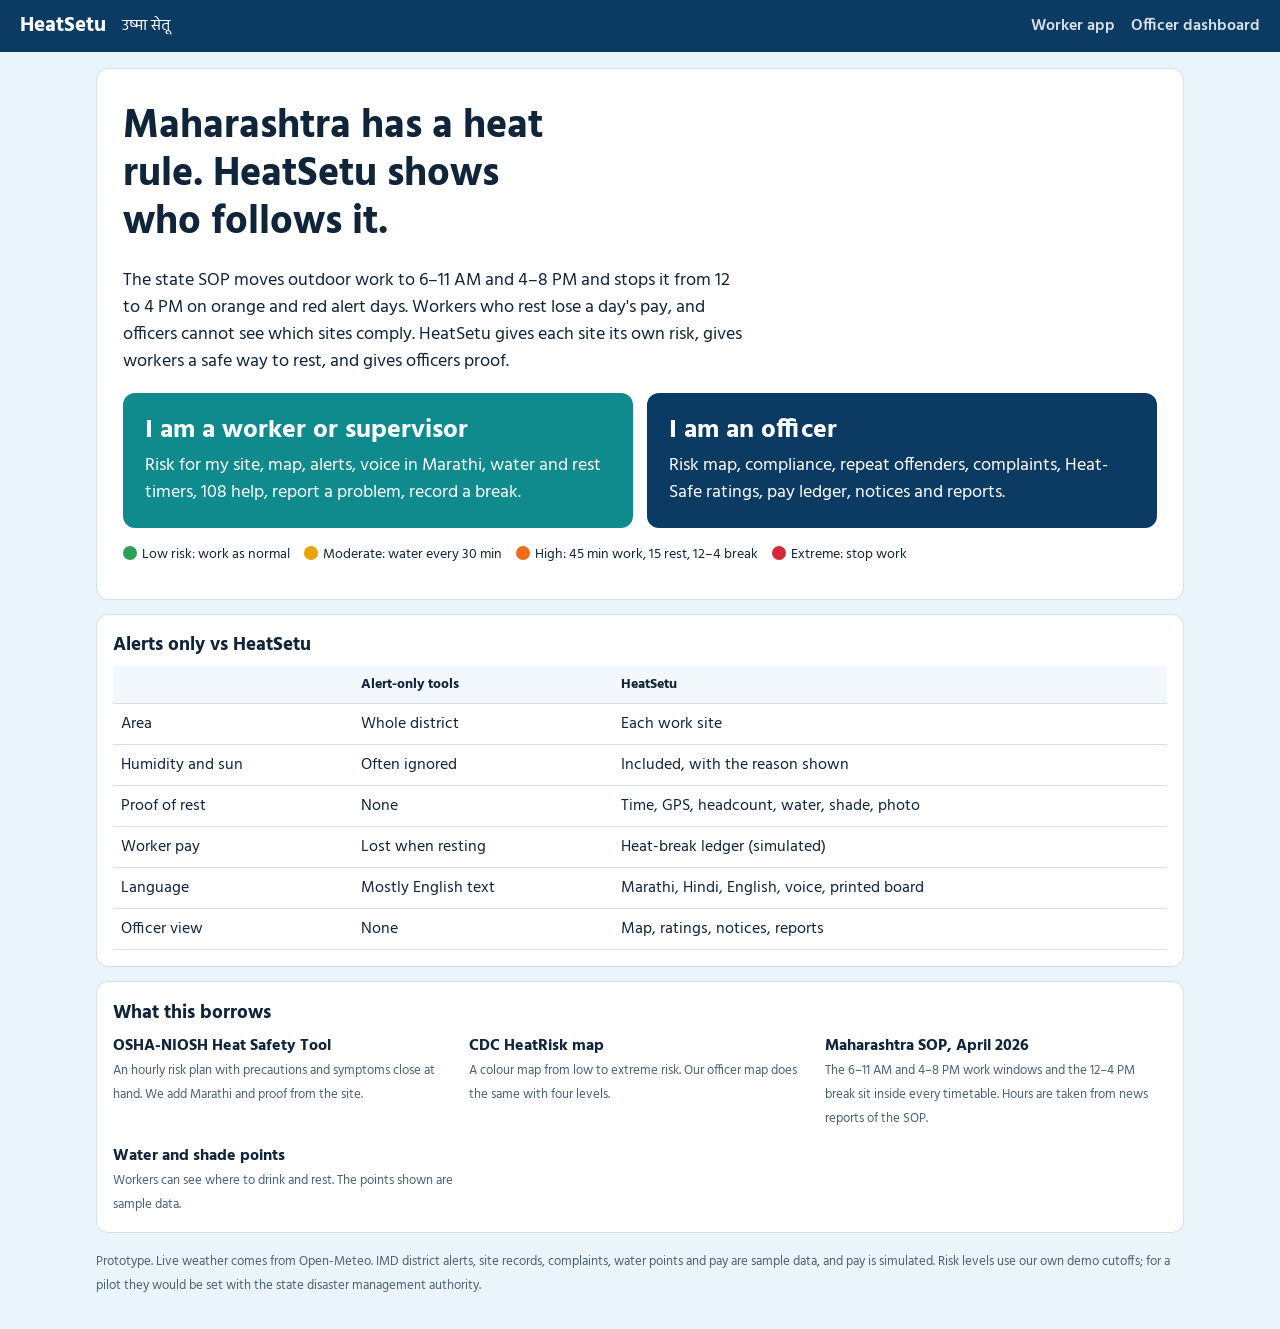
<file: index.html>
<!DOCTYPE html><html lang="en"><head><meta charset="UTF-8"><meta name="viewport" content="width=device-width,initial-scale=1"><title>HeatSetu: heat safety for outdoor workers</title>
<link href="https://fonts.googleapis.com/css2?family=Hind:wght@400;600;700&display=swap" rel="stylesheet"><link rel="stylesheet" href="style.css"></head><body>
<header><b>HeatSetu</b><span>उष्मा सेतू</span><span class="sp"></span><a href="worker.html">Worker app</a><a href="officer.html">Officer dashboard</a></header>
<main>
<div class="card hero"><h1>Maharashtra has a heat rule. HeatSetu shows who follows it.</h1>
<p>The state SOP moves outdoor work to 6–11 AM and 4–8 PM and stops it from 12 to 4 PM on orange and red alert days. Workers who rest lose a day's pay, and officers cannot see which sites comply. HeatSetu gives each site its own risk, gives workers a safe way to rest, and gives officers proof.</p>
<div class="doors"><a class="door" href="worker.html"><h2>I am a worker or supervisor</h2><p>Risk for my site, map, alerts, voice in Marathi, water and rest timers, 108 help, report a problem, record a break.</p></a>
<a class="door o" href="officer.html"><h2>I am an officer</h2><p>Risk map, compliance, repeat offenders, complaints, Heat-Safe ratings, pay ledger, notices and reports.</p></a></div>
<div class="legend"><span><i class="green"></i>Low risk: work as normal</span><span><i class="yellow"></i>Moderate: water every 30 min</span><span><i class="orange"></i>High: 45 min work, 15 rest, 12–4 break</span><span><i class="red"></i>Extreme: stop work</span></div></div>
<div class="card wrap"><h3>Alerts only vs HeatSetu</h3><table><tr><th></th><th>Alert-only tools</th><th>HeatSetu</th></tr>
<tr><td>Area</td><td>Whole district</td><td>Each work site</td></tr><tr><td>Humidity and sun</td><td>Often ignored</td><td>Included, with the reason shown</td></tr>
<tr><td>Proof of rest</td><td>None</td><td>Time, GPS, headcount, water, shade, photo</td></tr><tr><td>Worker pay</td><td>Lost when resting</td><td>Heat-break ledger (simulated)</td></tr>
<tr><td>Language</td><td>Mostly English text</td><td>Marathi, Hindi, English, voice, printed board</td></tr><tr><td>Officer view</td><td>None</td><td>Map, ratings, notices, reports</td></tr></table></div>
<div class="card"><h3>What this borrows</h3><div class="grid">
<div><b>OSHA-NIOSH Heat Safety Tool</b><br><small>An hourly risk plan with precautions and symptoms close at hand. We add Marathi and proof from the site.</small></div>
<div><b>CDC HeatRisk map</b><br><small>A colour map from low to extreme risk. Our officer map does the same with four levels.</small></div>
<div><b>Maharashtra SOP, April 2026</b><br><small>The 6–11 AM and 4–8 PM work windows and the 12–4 PM break sit inside every timetable. Hours are taken from news reports of the SOP.</small></div>
<div><b>Water and shade points</b><br><small>Workers can see where to drink and rest. The points shown are sample data.</small></div></div></div>
<p><small>Prototype. Live weather comes from Open-Meteo. IMD district alerts, site records, complaints, water points and pay are sample data, and pay is simulated. Risk levels use our own demo cutoffs; for a pilot they would be set with the state disaster management authority.</small></p></main></body></html>
</file>
<file: style.css>
:root{--navy:#0b3a63;--teal:#0f8b8d;--bg:#eaf4fb;--ink:#10243a;--line:#cfe0ee;--g:#2e9e5b;--y:#e5a400;--o:#ee6c1a;--r:#d62839}
*{box-sizing:border-box}body{margin:0;font-family:Hind,"Segoe UI",system-ui,sans-serif;background:var(--bg);color:var(--ink);line-height:1.5}
a{color:inherit}h1,h2,h3{line-height:1.2;margin:.2em 0 .5em}
header{position:sticky;top:0;z-index:1100;background:var(--navy);color:#fff;display:flex;align-items:center;gap:16px;padding:10px 20px;flex-wrap:wrap}
header b{font-size:21px}header .sp{flex:1}header a{text-decoration:none;font-weight:600;opacity:.85}header a:hover{opacity:1;text-decoration:underline}
body.w header{background:var(--teal)}header select{padding:6px;border-radius:6px;border:0}
main{max-width:1120px;margin:0 auto;padding:16px}
.card{background:#fff;border:1px solid var(--line);border-radius:12px;padding:16px;margin-bottom:14px}
label{display:block;margin:10px 0 3px;font-weight:600}
input,select,textarea{padding:9px;font:inherit;border:1px solid #9bb4c8;border-radius:8px;max-width:100%;background:#fff}
button,.btn{background:var(--navy);color:#fff;border:0;border-radius:8px;padding:10px 16px;font:inherit;font-weight:700;cursor:pointer;text-decoration:none;display:inline-block;margin:3px 4px 3px 0}
body.w button,body.w .btn{background:var(--teal)}button.alt,.btn.alt{background:#fff!important;color:var(--navy)!important;border:2px solid var(--navy)}
.sm{padding:4px 10px;font-size:14px}:focus-visible{outline:3px solid #ffb703;outline-offset:2px}
.badge{display:inline-block;padding:3px 12px;border-radius:20px;font-weight:700;font-size:14px}.s{padding:2px 9px;font-size:13px}
.green{background:var(--g);color:#fff}.yellow{background:var(--y);color:var(--ink)}.orange{background:var(--o);color:#fff}.red{background:var(--r);color:#fff}
.grid{display:grid;grid-template-columns:repeat(auto-fit,minmax(280px,1fr));gap:14px}.wrap{overflow-x:auto}
table{width:100%;border-collapse:collapse}td,th{padding:8px;border-bottom:1px solid var(--line);text-align:left;vertical-align:top}th{background:#f3f8fc;font-size:14px}
pre{white-space:pre-wrap;background:#f3f8fc;padding:10px;border-radius:8px;font:inherit}small,.mut{color:#4a6177}
.hero{padding:26px}.hero h1{font-size:clamp(26px,4vw,40px);max-width:20ch}.hero p{max-width:62ch;font-size:18px}
.doors{display:grid;grid-template-columns:repeat(auto-fit,minmax(260px,1fr));gap:14px;margin:16px 0}
.door{display:block;text-decoration:none;border-radius:12px;padding:22px;color:#fff;background:var(--teal)}.door.o{background:var(--navy)}.door h2{font-size:26px;margin:0 0 6px}.door p{margin:0}
.legend{display:flex;flex-wrap:wrap;gap:14px;margin:8px 0;font-size:14px}.legend i{display:inline-block;width:14px;height:14px;border-radius:50%;margin-right:5px;vertical-align:-2px}
.tiles{display:grid;grid-template-columns:repeat(auto-fit,minmax(170px,1fr));gap:12px;margin-bottom:14px}
.tile{background:#fff;border:1px solid var(--line);border-left:6px solid var(--navy);border-radius:10px;padding:10px 14px}.tile b{font-size:32px;display:block;line-height:1.1}
.tile.r{border-left-color:var(--r)}.tile.g{border-left-color:var(--g)}.tile.o{border-left-color:var(--o)}
#map,#wmap{height:400px;border-radius:12px;border:1px solid var(--line);margin-bottom:10px}#wmap{height:360px}
body.w nav{display:flex;gap:6px;overflow-x:auto;margin-bottom:12px}body.w nav button{background:#fff;color:var(--teal);border:2px solid var(--teal);flex:1;white-space:nowrap}body.w nav button.on{background:var(--teal);color:#fff}
.lvl{font-size:clamp(34px,9vw,54px);font-weight:800;border-radius:12px;padding:6px 20px;display:inline-block}
.scale{display:flex;gap:4px;margin:12px 0;align-items:flex-end;height:34px}.scale i{flex:1;height:14px;border-radius:4px;opacity:.35}.scale i.on{height:34px;opacity:1}
.msg{font-size:21px;font-weight:600}.clock{font-size:40px;font-weight:800;font-variant-numeric:tabular-nums}
.cmp{display:flex;flex-wrap:wrap;gap:8px;align-items:center;background:#f3f8fc;padding:8px 12px;border-radius:8px}.warn{background:#fff4e0;border-left:5px solid var(--o);padding:8px 12px;border-radius:6px;margin:8px 0}
ul.tt{list-style:none;padding:0;margin:0}ul.tt li{padding:5px 0;border-bottom:1px solid var(--line)}details{margin:8px 0}summary{cursor:pointer;font-weight:600}
#board{display:none}
@media print{header,nav,button,.btn,.noprint{display:none!important}body{background:#fff}body.pb main{display:none}body.pb #board{display:block!important;text-align:center}}

button,.btn,.door{transition:box-shadow .2s,transform .2s;cursor:pointer}
button:hover,.btn:hover,button:focus-visible,.btn:focus-visible{box-shadow:0 0 0 3px rgba(11,58,99,.25),0 0 18px 5px rgba(11,58,99,.6);transform:translateY(-1px)}
body.w button:hover,body.w .btn:hover{box-shadow:0 0 0 3px rgba(15,139,141,.25),0 0 18px 5px rgba(15,139,141,.75)}
.door:hover,.door:focus-visible{box-shadow:0 0 0 3px #fff,0 0 28px 10px rgba(255,183,3,.85);transform:translateY(-3px)}
.door.o:hover,.door.o:focus-visible{box-shadow:0 0 0 3px #fff,0 0 28px 10px rgba(80,170,255,.9)}
@media (prefers-reduced-motion:reduce){button,.btn,.door{transition:none}button:hover,.btn:hover,.door:hover{transform:none}}
</file>
